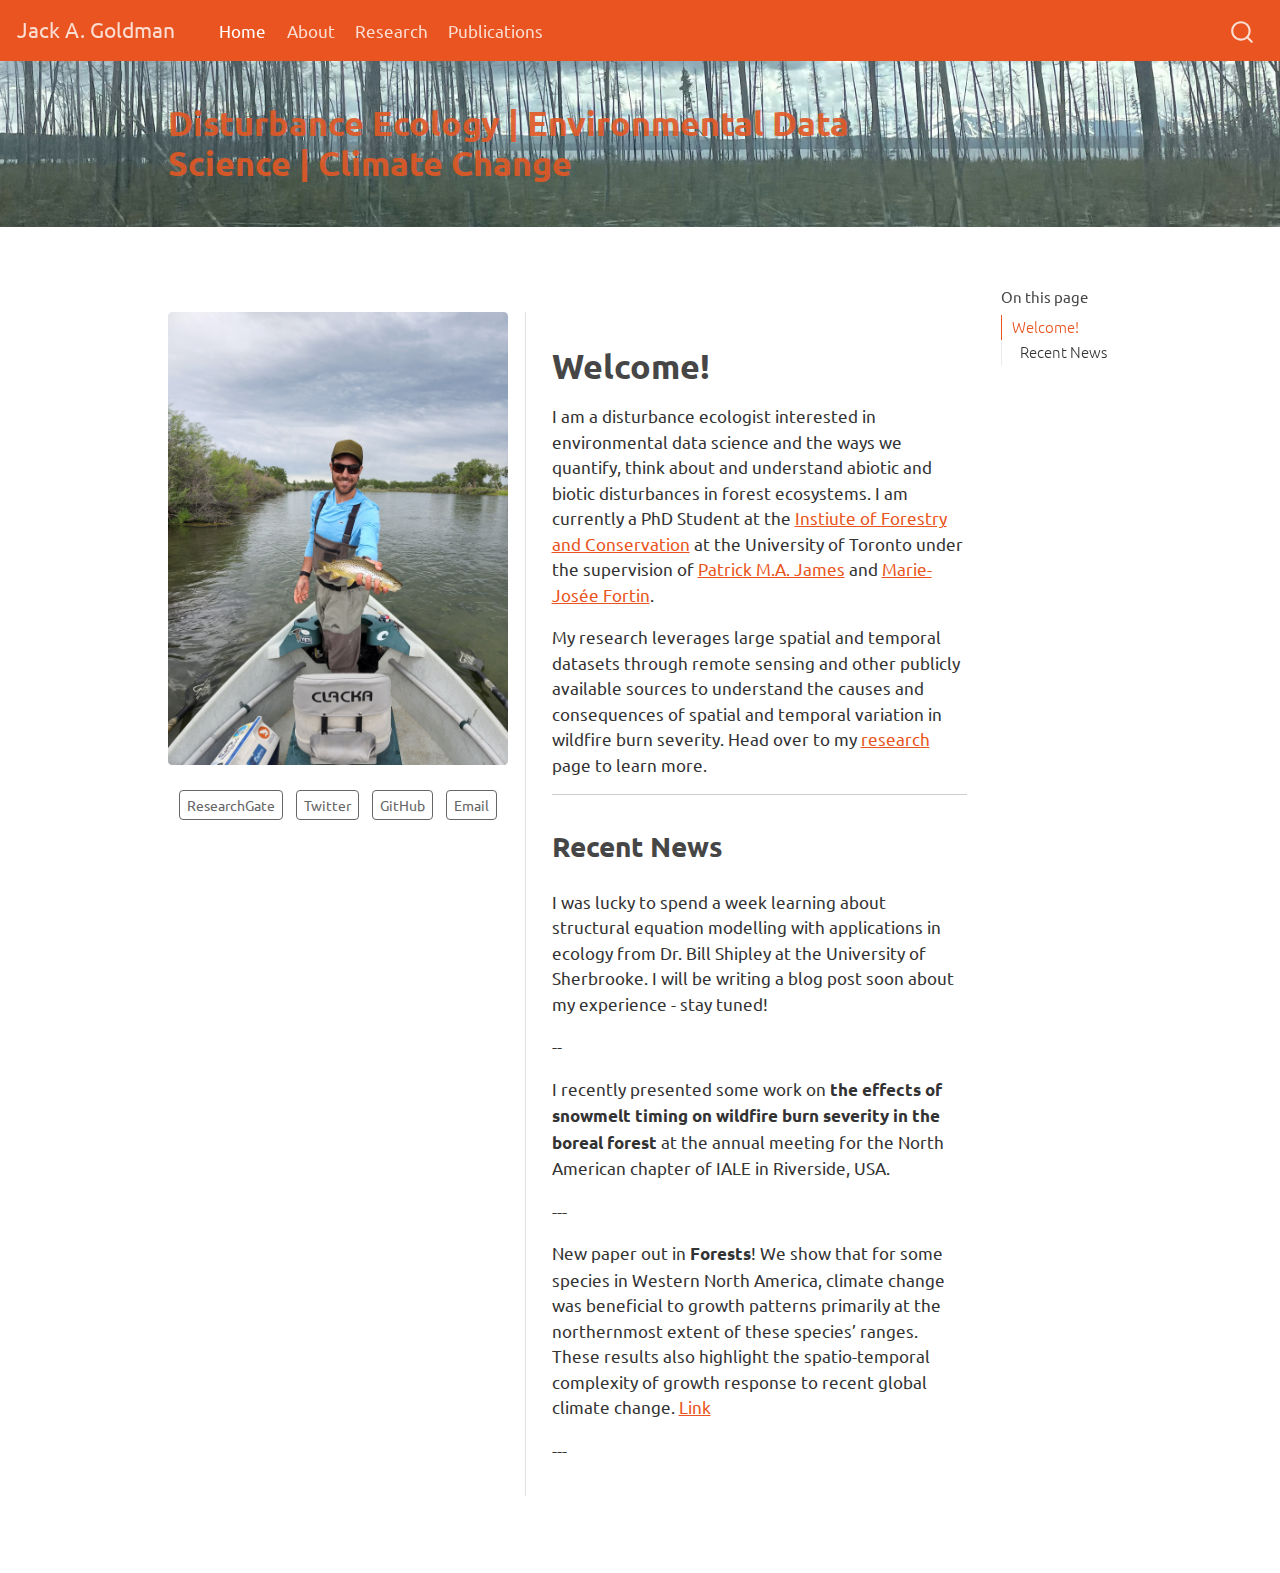
<file: docs/index.html>
<!DOCTYPE html>
<html xmlns="http://www.w3.org/1999/xhtml" lang="en" xml:lang="en"><head>

<meta charset="utf-8">
<meta name="generator" content="quarto-1.3.450">

<meta name="viewport" content="width=device-width, initial-scale=1.0, user-scalable=yes">


<title>Jack A. Goldman - Disturbance Ecology | Environmental Data Science | Climate Change</title>
<style>
code{white-space: pre-wrap;}
span.smallcaps{font-variant: small-caps;}
div.columns{display: flex; gap: min(4vw, 1.5em);}
div.column{flex: auto; overflow-x: auto;}
div.hanging-indent{margin-left: 1.5em; text-indent: -1.5em;}
ul.task-list{list-style: none;}
ul.task-list li input[type="checkbox"] {
  width: 0.8em;
  margin: 0 0.8em 0.2em -1em; /* quarto-specific, see https://github.com/quarto-dev/quarto-cli/issues/4556 */ 
  vertical-align: middle;
}
</style>


<script src="site_libs/quarto-nav/quarto-nav.js"></script>
<script src="site_libs/quarto-nav/headroom.min.js"></script>
<script src="site_libs/clipboard/clipboard.min.js"></script>
<script src="site_libs/quarto-search/autocomplete.umd.js"></script>
<script src="site_libs/quarto-search/fuse.min.js"></script>
<script src="site_libs/quarto-search/quarto-search.js"></script>
<meta name="quarto:offset" content="./">
<script src="site_libs/quarto-html/quarto.js"></script>
<script src="site_libs/quarto-html/popper.min.js"></script>
<script src="site_libs/quarto-html/tippy.umd.min.js"></script>
<link href="site_libs/quarto-html/tippy.css" rel="stylesheet">
<link href="site_libs/quarto-html/quarto-syntax-highlighting.css" rel="stylesheet" id="quarto-text-highlighting-styles">
<script src="site_libs/bootstrap/bootstrap.min.js"></script>
<link href="site_libs/bootstrap/bootstrap-icons.css" rel="stylesheet">
<link href="site_libs/bootstrap/bootstrap.min.css" rel="stylesheet" id="quarto-bootstrap" data-mode="light">
<script id="quarto-search-options" type="application/json">{
  "location": "navbar",
  "copy-button": false,
  "collapse-after": 3,
  "panel-placement": "end",
  "type": "overlay",
  "limit": 20,
  "language": {
    "search-no-results-text": "No results",
    "search-matching-documents-text": "matching documents",
    "search-copy-link-title": "Copy link to search",
    "search-hide-matches-text": "Hide additional matches",
    "search-more-match-text": "more match in this document",
    "search-more-matches-text": "more matches in this document",
    "search-clear-button-title": "Clear",
    "search-detached-cancel-button-title": "Cancel",
    "search-submit-button-title": "Submit",
    "search-label": "Search"
  }
}</script>
<style>

      .quarto-title-block .quarto-title-banner h1,
      .quarto-title-block .quarto-title-banner h2,
      .quarto-title-block .quarto-title-banner h3,
      .quarto-title-block .quarto-title-banner h4,
      .quarto-title-block .quarto-title-banner h5,
      .quarto-title-block .quarto-title-banner h6
      {
        color: #E25825;
      }

      .quarto-title-block .quarto-title-banner {
        color: #E25825;
background-image: url(content/burnt3.jpg);
background-size: cover;
      }
</style>


<link rel="stylesheet" href="styles.css">
</head>

<body class="nav-fixed">

<div id="quarto-search-results"></div>
  <header id="quarto-header" class="headroom fixed-top">
    <nav class="navbar navbar-expand-lg navbar-dark ">
      <div class="navbar-container container-fluid">
      <div class="navbar-brand-container">
    <a class="navbar-brand" href="./index.html">
    <span class="navbar-title">Jack A. Goldman</span>
    </a>
  </div>
            <div id="quarto-search" class="" title="Search"></div>
          <button class="navbar-toggler" type="button" data-bs-toggle="collapse" data-bs-target="#navbarCollapse" aria-controls="navbarCollapse" aria-expanded="false" aria-label="Toggle navigation" onclick="if (window.quartoToggleHeadroom) { window.quartoToggleHeadroom(); }">
  <span class="navbar-toggler-icon"></span>
</button>
          <div class="collapse navbar-collapse" id="navbarCollapse">
            <ul class="navbar-nav navbar-nav-scroll me-auto">
  <li class="nav-item">
    <a class="nav-link active" href="./index.html" rel="" target="" aria-current="page">
 <span class="menu-text">Home</span></a>
  </li>  
  <li class="nav-item">
    <a class="nav-link" href="./about.html" rel="" target="">
 <span class="menu-text">About</span></a>
  </li>  
  <li class="nav-item">
    <a class="nav-link" href="./research.html" rel="" target="">
 <span class="menu-text">Research</span></a>
  </li>  
  <li class="nav-item">
    <a class="nav-link" href="./publications.html" rel="" target="">
 <span class="menu-text">Publications</span></a>
  </li>  
</ul>
            <div class="quarto-navbar-tools ms-auto">
</div>
          </div> <!-- /navcollapse -->
      </div> <!-- /container-fluid -->
    </nav>
</header>
<!-- content -->
<header id="title-block-header" class="quarto-title-block default page-columns page-full">
  <div class="quarto-title-banner page-columns page-full">
    <div class="quarto-title column-body">
      <h1 class="title">Disturbance Ecology | Environmental Data Science | Climate Change</h1>
                      </div>
  </div>
  <div class="quarto-title-meta">
    </div>
  </header><div id="quarto-content" class="quarto-container page-columns page-rows-contents page-layout-article page-navbar">
<!-- sidebar -->
<!-- margin-sidebar -->
    <div id="quarto-margin-sidebar" class="sidebar margin-sidebar">
        <nav id="TOC" role="doc-toc" class="toc-active">
    <h2 id="toc-title">On this page</h2>
  <ul>
  <li><a href="#welcome" id="toc-welcome" class="nav-link active" data-scroll-target="#welcome">Welcome!</a>
  <ul class="collapse">
  <li><a href="#recent-news" id="toc-recent-news" class="nav-link" data-scroll-target="#recent-news">Recent News</a></li>
  </ul></li>
  </ul>
</nav>
    </div>
<!-- main -->
<div class="quarto-about-trestles">
  <div class="about-entity">
    <img src="content/jag_fishingJPEG.JPEG" class="about-image
  rounded " style="width: 20em;">

    <div class="about-links">
  <a href="https://www.researchgate.net/profile/Jack-Goldman-2" class="about-link" rel="" target="">
     <span class="about-link-text">ResearchGate</span>
  </a>
  <a href="https://twitter.com/jandrewgoldman" class="about-link" rel="" target="">
     <span class="about-link-text">Twitter</span>
  </a>
  <a href="https://github.com/jackagoldman" class="about-link" rel="" target="">
     <span class="about-link-text">GitHub</span>
  </a>
  <a href="mailto:jack.goldman@mail.utoronto.ca" class="about-link" rel="" target="">
     <span class="about-link-text">Email</span>
  </a>
</div>
  </div>
  <div class="about-contents"><main class="content quarto-banner-title-block" id="quarto-document-content">

<section id="welcome" class="level1">
<h1>Welcome!</h1>
<p>I am a disturbance ecologist interested in environmental data science and the ways we quantify, think about and understand abiotic and biotic disturbances in forest ecosystems. I am currently a PhD Student at the <a href="https://academic.daniels.utoronto.ca/forestry/">Instiute of Forestry and Conservation</a> at the University of Toronto under the supervision of <a href="http://www.jameslab.ca">Patrick M.A.&nbsp;James</a> and <a href="https://fortin.eeb.utoronto.ca/">Marie-Josée Fortin</a>.</p>
<p>My research leverages large spatial and temporal datasets through remote sensing and other publicly available sources to understand the causes and consequences of spatial and temporal variation in wildfire burn severity. Head over to my <a href="./research.html">research</a> page to learn more.</p>
<hr>
<section id="recent-news" class="level2">
<h2 data-anchor-id="recent-news">Recent News</h2>
<p>I was lucky to spend a week learning about structural equation modelling with applications in ecology from Dr.&nbsp;Bill Shipley at the University of Sherbrooke. I will be writing a blog post soon about my experience - stay tuned!</p>
<p>--</p>
<p>I recently presented some work on <strong>the effects of snowmelt timing on wildfire burn severity in the boreal forest</strong> at the annual meeting for the North American chapter of IALE in Riverside, USA.</p>
<p>---</p>
<p>New paper out in <strong>Forests</strong>! We show that for some species in Western North America, climate change was beneficial to growth patterns primarily at the northernmost extent of these species’ ranges. These results also highlight the spatio-temporal complexity of growth response to recent global climate change. <a href="https://www.mdpi.com/1999-4907/13/5/738#">Link</a></p>
<p>---</p>


</section>
</section>
</main></div>
</div>
 <!-- /main -->
<script id="quarto-html-after-body" type="application/javascript">
window.document.addEventListener("DOMContentLoaded", function (event) {
  const toggleBodyColorMode = (bsSheetEl) => {
    const mode = bsSheetEl.getAttribute("data-mode");
    const bodyEl = window.document.querySelector("body");
    if (mode === "dark") {
      bodyEl.classList.add("quarto-dark");
      bodyEl.classList.remove("quarto-light");
    } else {
      bodyEl.classList.add("quarto-light");
      bodyEl.classList.remove("quarto-dark");
    }
  }
  const toggleBodyColorPrimary = () => {
    const bsSheetEl = window.document.querySelector("link#quarto-bootstrap");
    if (bsSheetEl) {
      toggleBodyColorMode(bsSheetEl);
    }
  }
  toggleBodyColorPrimary();  
  const isCodeAnnotation = (el) => {
    for (const clz of el.classList) {
      if (clz.startsWith('code-annotation-')) {                     
        return true;
      }
    }
    return false;
  }
  const clipboard = new window.ClipboardJS('.code-copy-button', {
    text: function(trigger) {
      const codeEl = trigger.previousElementSibling.cloneNode(true);
      for (const childEl of codeEl.children) {
        if (isCodeAnnotation(childEl)) {
          childEl.remove();
        }
      }
      return codeEl.innerText;
    }
  });
  clipboard.on('success', function(e) {
    // button target
    const button = e.trigger;
    // don't keep focus
    button.blur();
    // flash "checked"
    button.classList.add('code-copy-button-checked');
    var currentTitle = button.getAttribute("title");
    button.setAttribute("title", "Copied!");
    let tooltip;
    if (window.bootstrap) {
      button.setAttribute("data-bs-toggle", "tooltip");
      button.setAttribute("data-bs-placement", "left");
      button.setAttribute("data-bs-title", "Copied!");
      tooltip = new bootstrap.Tooltip(button, 
        { trigger: "manual", 
          customClass: "code-copy-button-tooltip",
          offset: [0, -8]});
      tooltip.show();    
    }
    setTimeout(function() {
      if (tooltip) {
        tooltip.hide();
        button.removeAttribute("data-bs-title");
        button.removeAttribute("data-bs-toggle");
        button.removeAttribute("data-bs-placement");
      }
      button.setAttribute("title", currentTitle);
      button.classList.remove('code-copy-button-checked');
    }, 1000);
    // clear code selection
    e.clearSelection();
  });
  function tippyHover(el, contentFn) {
    const config = {
      allowHTML: true,
      content: contentFn,
      maxWidth: 500,
      delay: 100,
      arrow: false,
      appendTo: function(el) {
          return el.parentElement;
      },
      interactive: true,
      interactiveBorder: 10,
      theme: 'quarto',
      placement: 'bottom-start'
    };
    window.tippy(el, config); 
  }
  const noterefs = window.document.querySelectorAll('a[role="doc-noteref"]');
  for (var i=0; i<noterefs.length; i++) {
    const ref = noterefs[i];
    tippyHover(ref, function() {
      // use id or data attribute instead here
      let href = ref.getAttribute('data-footnote-href') || ref.getAttribute('href');
      try { href = new URL(href).hash; } catch {}
      const id = href.replace(/^#\/?/, "");
      const note = window.document.getElementById(id);
      return note.innerHTML;
    });
  }
      let selectedAnnoteEl;
      const selectorForAnnotation = ( cell, annotation) => {
        let cellAttr = 'data-code-cell="' + cell + '"';
        let lineAttr = 'data-code-annotation="' +  annotation + '"';
        const selector = 'span[' + cellAttr + '][' + lineAttr + ']';
        return selector;
      }
      const selectCodeLines = (annoteEl) => {
        const doc = window.document;
        const targetCell = annoteEl.getAttribute("data-target-cell");
        const targetAnnotation = annoteEl.getAttribute("data-target-annotation");
        const annoteSpan = window.document.querySelector(selectorForAnnotation(targetCell, targetAnnotation));
        const lines = annoteSpan.getAttribute("data-code-lines").split(",");
        const lineIds = lines.map((line) => {
          return targetCell + "-" + line;
        })
        let top = null;
        let height = null;
        let parent = null;
        if (lineIds.length > 0) {
            //compute the position of the single el (top and bottom and make a div)
            const el = window.document.getElementById(lineIds[0]);
            top = el.offsetTop;
            height = el.offsetHeight;
            parent = el.parentElement.parentElement;
          if (lineIds.length > 1) {
            const lastEl = window.document.getElementById(lineIds[lineIds.length - 1]);
            const bottom = lastEl.offsetTop + lastEl.offsetHeight;
            height = bottom - top;
          }
          if (top !== null && height !== null && parent !== null) {
            // cook up a div (if necessary) and position it 
            let div = window.document.getElementById("code-annotation-line-highlight");
            if (div === null) {
              div = window.document.createElement("div");
              div.setAttribute("id", "code-annotation-line-highlight");
              div.style.position = 'absolute';
              parent.appendChild(div);
            }
            div.style.top = top - 2 + "px";
            div.style.height = height + 4 + "px";
            let gutterDiv = window.document.getElementById("code-annotation-line-highlight-gutter");
            if (gutterDiv === null) {
              gutterDiv = window.document.createElement("div");
              gutterDiv.setAttribute("id", "code-annotation-line-highlight-gutter");
              gutterDiv.style.position = 'absolute';
              const codeCell = window.document.getElementById(targetCell);
              const gutter = codeCell.querySelector('.code-annotation-gutter');
              gutter.appendChild(gutterDiv);
            }
            gutterDiv.style.top = top - 2 + "px";
            gutterDiv.style.height = height + 4 + "px";
          }
          selectedAnnoteEl = annoteEl;
        }
      };
      const unselectCodeLines = () => {
        const elementsIds = ["code-annotation-line-highlight", "code-annotation-line-highlight-gutter"];
        elementsIds.forEach((elId) => {
          const div = window.document.getElementById(elId);
          if (div) {
            div.remove();
          }
        });
        selectedAnnoteEl = undefined;
      };
      // Attach click handler to the DT
      const annoteDls = window.document.querySelectorAll('dt[data-target-cell]');
      for (const annoteDlNode of annoteDls) {
        annoteDlNode.addEventListener('click', (event) => {
          const clickedEl = event.target;
          if (clickedEl !== selectedAnnoteEl) {
            unselectCodeLines();
            const activeEl = window.document.querySelector('dt[data-target-cell].code-annotation-active');
            if (activeEl) {
              activeEl.classList.remove('code-annotation-active');
            }
            selectCodeLines(clickedEl);
            clickedEl.classList.add('code-annotation-active');
          } else {
            // Unselect the line
            unselectCodeLines();
            clickedEl.classList.remove('code-annotation-active');
          }
        });
      }
  const findCites = (el) => {
    const parentEl = el.parentElement;
    if (parentEl) {
      const cites = parentEl.dataset.cites;
      if (cites) {
        return {
          el,
          cites: cites.split(' ')
        };
      } else {
        return findCites(el.parentElement)
      }
    } else {
      return undefined;
    }
  };
  var bibliorefs = window.document.querySelectorAll('a[role="doc-biblioref"]');
  for (var i=0; i<bibliorefs.length; i++) {
    const ref = bibliorefs[i];
    const citeInfo = findCites(ref);
    if (citeInfo) {
      tippyHover(citeInfo.el, function() {
        var popup = window.document.createElement('div');
        citeInfo.cites.forEach(function(cite) {
          var citeDiv = window.document.createElement('div');
          citeDiv.classList.add('hanging-indent');
          citeDiv.classList.add('csl-entry');
          var biblioDiv = window.document.getElementById('ref-' + cite);
          if (biblioDiv) {
            citeDiv.innerHTML = biblioDiv.innerHTML;
          }
          popup.appendChild(citeDiv);
        });
        return popup.innerHTML;
      });
    }
  }
});
</script>
</div> <!-- /content -->



</body></html>
</file>
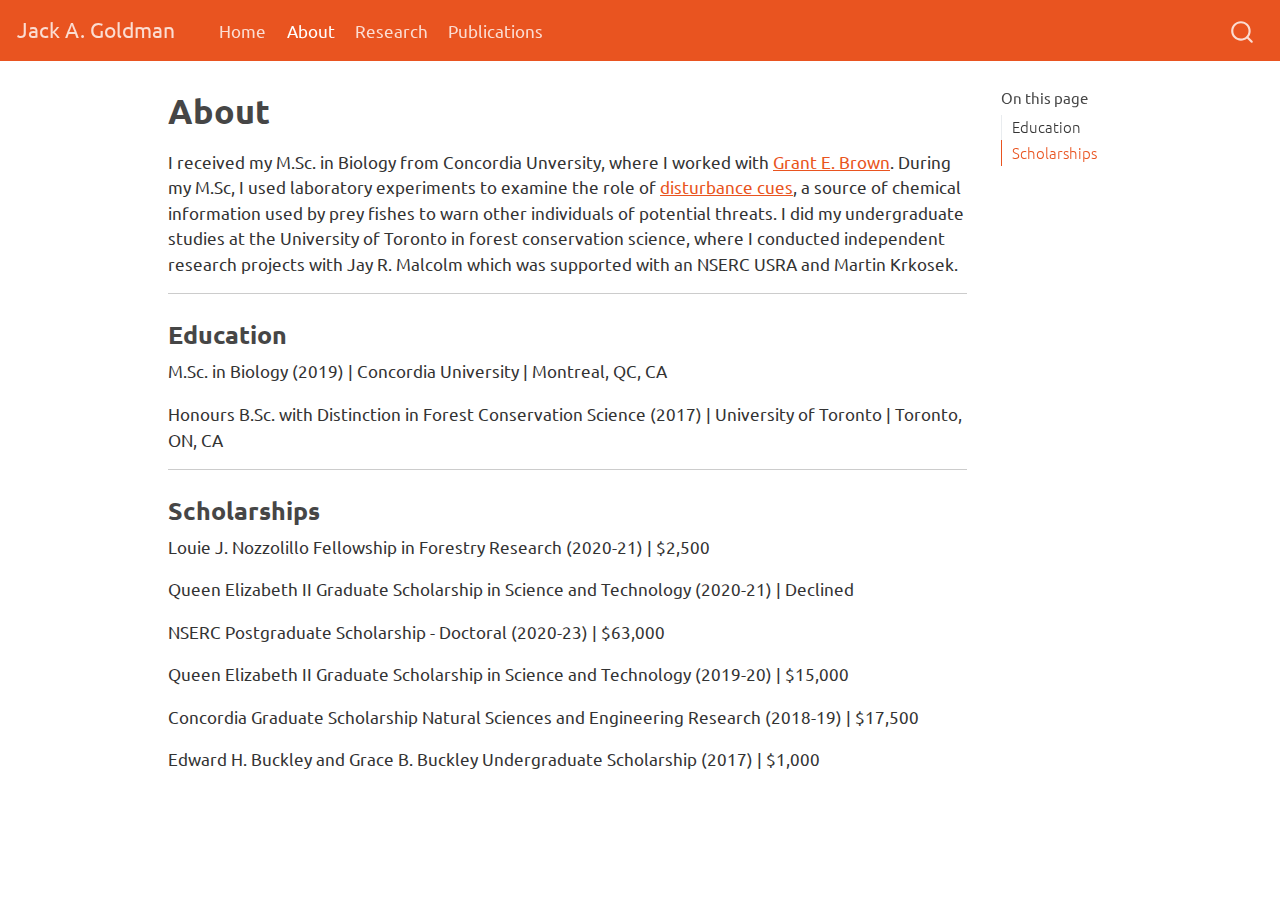
<file: docs/about.html>
<!DOCTYPE html>
<html xmlns="http://www.w3.org/1999/xhtml" lang="en" xml:lang="en"><head>

<meta charset="utf-8">
<meta name="generator" content="quarto-1.3.450">

<meta name="viewport" content="width=device-width, initial-scale=1.0, user-scalable=yes">


<title>Jack A. Goldman - About</title>
<style>
code{white-space: pre-wrap;}
span.smallcaps{font-variant: small-caps;}
div.columns{display: flex; gap: min(4vw, 1.5em);}
div.column{flex: auto; overflow-x: auto;}
div.hanging-indent{margin-left: 1.5em; text-indent: -1.5em;}
ul.task-list{list-style: none;}
ul.task-list li input[type="checkbox"] {
  width: 0.8em;
  margin: 0 0.8em 0.2em -1em; /* quarto-specific, see https://github.com/quarto-dev/quarto-cli/issues/4556 */ 
  vertical-align: middle;
}
</style>


<script src="site_libs/quarto-nav/quarto-nav.js"></script>
<script src="site_libs/quarto-nav/headroom.min.js"></script>
<script src="site_libs/clipboard/clipboard.min.js"></script>
<script src="site_libs/quarto-search/autocomplete.umd.js"></script>
<script src="site_libs/quarto-search/fuse.min.js"></script>
<script src="site_libs/quarto-search/quarto-search.js"></script>
<meta name="quarto:offset" content="./">
<script src="site_libs/quarto-html/quarto.js"></script>
<script src="site_libs/quarto-html/popper.min.js"></script>
<script src="site_libs/quarto-html/tippy.umd.min.js"></script>
<script src="site_libs/quarto-html/anchor.min.js"></script>
<link href="site_libs/quarto-html/tippy.css" rel="stylesheet">
<link href="site_libs/quarto-html/quarto-syntax-highlighting.css" rel="stylesheet" id="quarto-text-highlighting-styles">
<script src="site_libs/bootstrap/bootstrap.min.js"></script>
<link href="site_libs/bootstrap/bootstrap-icons.css" rel="stylesheet">
<link href="site_libs/bootstrap/bootstrap.min.css" rel="stylesheet" id="quarto-bootstrap" data-mode="light">
<script id="quarto-search-options" type="application/json">{
  "location": "navbar",
  "copy-button": false,
  "collapse-after": 3,
  "panel-placement": "end",
  "type": "overlay",
  "limit": 20,
  "language": {
    "search-no-results-text": "No results",
    "search-matching-documents-text": "matching documents",
    "search-copy-link-title": "Copy link to search",
    "search-hide-matches-text": "Hide additional matches",
    "search-more-match-text": "more match in this document",
    "search-more-matches-text": "more matches in this document",
    "search-clear-button-title": "Clear",
    "search-detached-cancel-button-title": "Cancel",
    "search-submit-button-title": "Submit",
    "search-label": "Search"
  }
}</script>


<link rel="stylesheet" href="styles.css">
</head>

<body class="nav-fixed">

<div id="quarto-search-results"></div>
  <header id="quarto-header" class="headroom fixed-top">
    <nav class="navbar navbar-expand-lg navbar-dark ">
      <div class="navbar-container container-fluid">
      <div class="navbar-brand-container">
    <a class="navbar-brand" href="./index.html">
    <span class="navbar-title">Jack A. Goldman</span>
    </a>
  </div>
            <div id="quarto-search" class="" title="Search"></div>
          <button class="navbar-toggler" type="button" data-bs-toggle="collapse" data-bs-target="#navbarCollapse" aria-controls="navbarCollapse" aria-expanded="false" aria-label="Toggle navigation" onclick="if (window.quartoToggleHeadroom) { window.quartoToggleHeadroom(); }">
  <span class="navbar-toggler-icon"></span>
</button>
          <div class="collapse navbar-collapse" id="navbarCollapse">
            <ul class="navbar-nav navbar-nav-scroll me-auto">
  <li class="nav-item">
    <a class="nav-link" href="./index.html" rel="" target="">
 <span class="menu-text">Home</span></a>
  </li>  
  <li class="nav-item">
    <a class="nav-link active" href="./about.html" rel="" target="" aria-current="page">
 <span class="menu-text">About</span></a>
  </li>  
  <li class="nav-item">
    <a class="nav-link" href="./research.html" rel="" target="">
 <span class="menu-text">Research</span></a>
  </li>  
  <li class="nav-item">
    <a class="nav-link" href="./publications.html" rel="" target="">
 <span class="menu-text">Publications</span></a>
  </li>  
</ul>
            <div class="quarto-navbar-tools ms-auto">
</div>
          </div> <!-- /navcollapse -->
      </div> <!-- /container-fluid -->
    </nav>
</header>
<!-- content -->
<div id="quarto-content" class="quarto-container page-columns page-rows-contents page-layout-article page-navbar">
<!-- sidebar -->
<!-- margin-sidebar -->
    <div id="quarto-margin-sidebar" class="sidebar margin-sidebar">
        <nav id="TOC" role="doc-toc" class="toc-active">
    <h2 id="toc-title">On this page</h2>
   
  <ul>
  <li><a href="#education" id="toc-education" class="nav-link active" data-scroll-target="#education">Education</a></li>
  <li><a href="#scholarships" id="toc-scholarships" class="nav-link" data-scroll-target="#scholarships">Scholarships</a></li>
  </ul>
</nav>
    </div>
<!-- main -->
<main class="content" id="quarto-document-content">

<header id="title-block-header" class="quarto-title-block default">
<div class="quarto-title">
<h1 class="title">About</h1>
</div>



<div class="quarto-title-meta">

    
  
    
  </div>
  

</header>

<p>I received my M.Sc. in Biology from Concordia Unversity, where I worked with <a href="https://sites.google.com/site/brownlabhome/home?authuser=0">Grant E. Brown</a>. During my M.Sc, I used laboratory experiments to examine the role of <a href="https://esajournals.onlinelibrary.wiley.com/doi/epdf/10.1002/ecm.1487">disturbance cues</a>, a source of chemical information used by prey fishes to warn other individuals of potential threats. I did my undergraduate studies at the University of Toronto in forest conservation science, where I conducted independent research projects with Jay R. Malcolm which was supported with an NSERC USRA and Martin Krkosek.</p>
<hr>
<section id="education" class="level3">
<h3 class="anchored" data-anchor-id="education">Education</h3>
<p><i class="fas fa-graduation-cap"></i> M.Sc. in Biology (2019) | Concordia University | Montreal, QC, CA</p>
<p>Honours B.Sc. with Distinction in Forest Conservation Science (2017) | University of Toronto | Toronto, ON, CA</p>
<hr>
</section>
<section id="scholarships" class="level3">
<h3 class="anchored" data-anchor-id="scholarships">Scholarships</h3>
<p>Louie J. Nozzolillo Fellowship in Forestry Research (2020-21) | $2,500</p>
<p>Queen Elizabeth II Graduate Scholarship in Science and Technology (2020-21) | Declined</p>
<p>NSERC Postgraduate Scholarship - Doctoral (2020-23) | $63,000</p>
<p>Queen Elizabeth II Graduate Scholarship in Science and Technology (2019-20) | $15,000</p>
<p>Concordia Graduate Scholarship Natural Sciences and Engineering Research (2018-19) | $17,500</p>
<p>Edward H. Buckley and Grace B. Buckley Undergraduate Scholarship (2017) | $1,000</p>


</section>

</main> <!-- /main -->
<script id="quarto-html-after-body" type="application/javascript">
window.document.addEventListener("DOMContentLoaded", function (event) {
  const toggleBodyColorMode = (bsSheetEl) => {
    const mode = bsSheetEl.getAttribute("data-mode");
    const bodyEl = window.document.querySelector("body");
    if (mode === "dark") {
      bodyEl.classList.add("quarto-dark");
      bodyEl.classList.remove("quarto-light");
    } else {
      bodyEl.classList.add("quarto-light");
      bodyEl.classList.remove("quarto-dark");
    }
  }
  const toggleBodyColorPrimary = () => {
    const bsSheetEl = window.document.querySelector("link#quarto-bootstrap");
    if (bsSheetEl) {
      toggleBodyColorMode(bsSheetEl);
    }
  }
  toggleBodyColorPrimary();  
  const icon = "";
  const anchorJS = new window.AnchorJS();
  anchorJS.options = {
    placement: 'right',
    icon: icon
  };
  anchorJS.add('.anchored');
  const isCodeAnnotation = (el) => {
    for (const clz of el.classList) {
      if (clz.startsWith('code-annotation-')) {                     
        return true;
      }
    }
    return false;
  }
  const clipboard = new window.ClipboardJS('.code-copy-button', {
    text: function(trigger) {
      const codeEl = trigger.previousElementSibling.cloneNode(true);
      for (const childEl of codeEl.children) {
        if (isCodeAnnotation(childEl)) {
          childEl.remove();
        }
      }
      return codeEl.innerText;
    }
  });
  clipboard.on('success', function(e) {
    // button target
    const button = e.trigger;
    // don't keep focus
    button.blur();
    // flash "checked"
    button.classList.add('code-copy-button-checked');
    var currentTitle = button.getAttribute("title");
    button.setAttribute("title", "Copied!");
    let tooltip;
    if (window.bootstrap) {
      button.setAttribute("data-bs-toggle", "tooltip");
      button.setAttribute("data-bs-placement", "left");
      button.setAttribute("data-bs-title", "Copied!");
      tooltip = new bootstrap.Tooltip(button, 
        { trigger: "manual", 
          customClass: "code-copy-button-tooltip",
          offset: [0, -8]});
      tooltip.show();    
    }
    setTimeout(function() {
      if (tooltip) {
        tooltip.hide();
        button.removeAttribute("data-bs-title");
        button.removeAttribute("data-bs-toggle");
        button.removeAttribute("data-bs-placement");
      }
      button.setAttribute("title", currentTitle);
      button.classList.remove('code-copy-button-checked');
    }, 1000);
    // clear code selection
    e.clearSelection();
  });
  function tippyHover(el, contentFn) {
    const config = {
      allowHTML: true,
      content: contentFn,
      maxWidth: 500,
      delay: 100,
      arrow: false,
      appendTo: function(el) {
          return el.parentElement;
      },
      interactive: true,
      interactiveBorder: 10,
      theme: 'quarto',
      placement: 'bottom-start'
    };
    window.tippy(el, config); 
  }
  const noterefs = window.document.querySelectorAll('a[role="doc-noteref"]');
  for (var i=0; i<noterefs.length; i++) {
    const ref = noterefs[i];
    tippyHover(ref, function() {
      // use id or data attribute instead here
      let href = ref.getAttribute('data-footnote-href') || ref.getAttribute('href');
      try { href = new URL(href).hash; } catch {}
      const id = href.replace(/^#\/?/, "");
      const note = window.document.getElementById(id);
      return note.innerHTML;
    });
  }
      let selectedAnnoteEl;
      const selectorForAnnotation = ( cell, annotation) => {
        let cellAttr = 'data-code-cell="' + cell + '"';
        let lineAttr = 'data-code-annotation="' +  annotation + '"';
        const selector = 'span[' + cellAttr + '][' + lineAttr + ']';
        return selector;
      }
      const selectCodeLines = (annoteEl) => {
        const doc = window.document;
        const targetCell = annoteEl.getAttribute("data-target-cell");
        const targetAnnotation = annoteEl.getAttribute("data-target-annotation");
        const annoteSpan = window.document.querySelector(selectorForAnnotation(targetCell, targetAnnotation));
        const lines = annoteSpan.getAttribute("data-code-lines").split(",");
        const lineIds = lines.map((line) => {
          return targetCell + "-" + line;
        })
        let top = null;
        let height = null;
        let parent = null;
        if (lineIds.length > 0) {
            //compute the position of the single el (top and bottom and make a div)
            const el = window.document.getElementById(lineIds[0]);
            top = el.offsetTop;
            height = el.offsetHeight;
            parent = el.parentElement.parentElement;
          if (lineIds.length > 1) {
            const lastEl = window.document.getElementById(lineIds[lineIds.length - 1]);
            const bottom = lastEl.offsetTop + lastEl.offsetHeight;
            height = bottom - top;
          }
          if (top !== null && height !== null && parent !== null) {
            // cook up a div (if necessary) and position it 
            let div = window.document.getElementById("code-annotation-line-highlight");
            if (div === null) {
              div = window.document.createElement("div");
              div.setAttribute("id", "code-annotation-line-highlight");
              div.style.position = 'absolute';
              parent.appendChild(div);
            }
            div.style.top = top - 2 + "px";
            div.style.height = height + 4 + "px";
            let gutterDiv = window.document.getElementById("code-annotation-line-highlight-gutter");
            if (gutterDiv === null) {
              gutterDiv = window.document.createElement("div");
              gutterDiv.setAttribute("id", "code-annotation-line-highlight-gutter");
              gutterDiv.style.position = 'absolute';
              const codeCell = window.document.getElementById(targetCell);
              const gutter = codeCell.querySelector('.code-annotation-gutter');
              gutter.appendChild(gutterDiv);
            }
            gutterDiv.style.top = top - 2 + "px";
            gutterDiv.style.height = height + 4 + "px";
          }
          selectedAnnoteEl = annoteEl;
        }
      };
      const unselectCodeLines = () => {
        const elementsIds = ["code-annotation-line-highlight", "code-annotation-line-highlight-gutter"];
        elementsIds.forEach((elId) => {
          const div = window.document.getElementById(elId);
          if (div) {
            div.remove();
          }
        });
        selectedAnnoteEl = undefined;
      };
      // Attach click handler to the DT
      const annoteDls = window.document.querySelectorAll('dt[data-target-cell]');
      for (const annoteDlNode of annoteDls) {
        annoteDlNode.addEventListener('click', (event) => {
          const clickedEl = event.target;
          if (clickedEl !== selectedAnnoteEl) {
            unselectCodeLines();
            const activeEl = window.document.querySelector('dt[data-target-cell].code-annotation-active');
            if (activeEl) {
              activeEl.classList.remove('code-annotation-active');
            }
            selectCodeLines(clickedEl);
            clickedEl.classList.add('code-annotation-active');
          } else {
            // Unselect the line
            unselectCodeLines();
            clickedEl.classList.remove('code-annotation-active');
          }
        });
      }
  const findCites = (el) => {
    const parentEl = el.parentElement;
    if (parentEl) {
      const cites = parentEl.dataset.cites;
      if (cites) {
        return {
          el,
          cites: cites.split(' ')
        };
      } else {
        return findCites(el.parentElement)
      }
    } else {
      return undefined;
    }
  };
  var bibliorefs = window.document.querySelectorAll('a[role="doc-biblioref"]');
  for (var i=0; i<bibliorefs.length; i++) {
    const ref = bibliorefs[i];
    const citeInfo = findCites(ref);
    if (citeInfo) {
      tippyHover(citeInfo.el, function() {
        var popup = window.document.createElement('div');
        citeInfo.cites.forEach(function(cite) {
          var citeDiv = window.document.createElement('div');
          citeDiv.classList.add('hanging-indent');
          citeDiv.classList.add('csl-entry');
          var biblioDiv = window.document.getElementById('ref-' + cite);
          if (biblioDiv) {
            citeDiv.innerHTML = biblioDiv.innerHTML;
          }
          popup.appendChild(citeDiv);
        });
        return popup.innerHTML;
      });
    }
  }
});
</script>
</div> <!-- /content -->



</body></html>
</file>
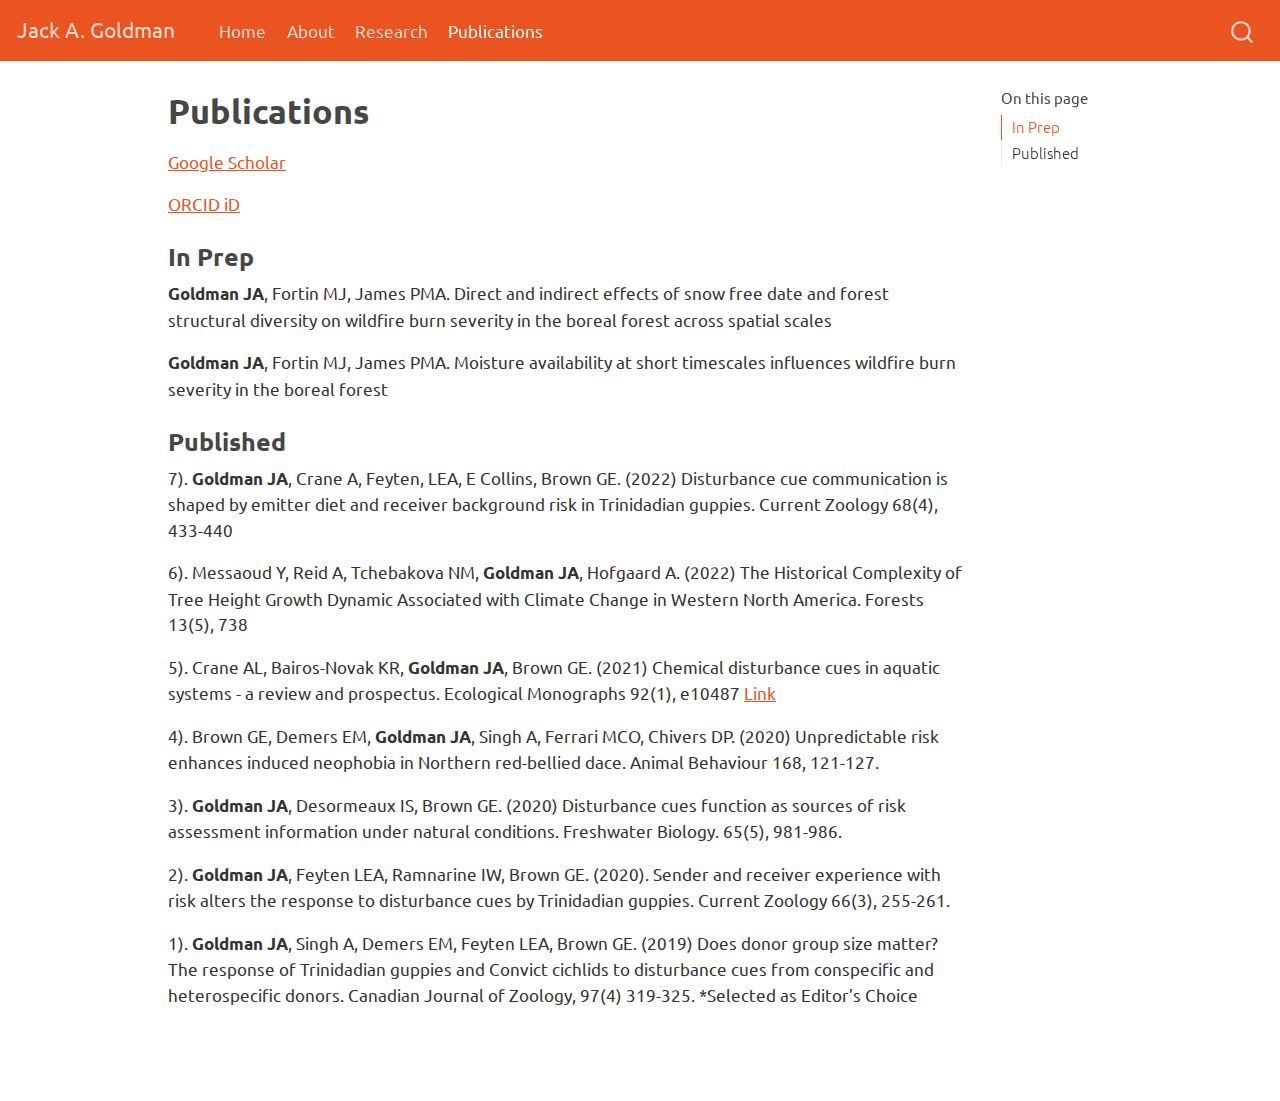
<file: docs/publications.html>
<!DOCTYPE html>
<html xmlns="http://www.w3.org/1999/xhtml" lang="en" xml:lang="en"><head>

<meta charset="utf-8">
<meta name="generator" content="quarto-1.3.450">

<meta name="viewport" content="width=device-width, initial-scale=1.0, user-scalable=yes">


<title>Jack A. Goldman - Publications</title>
<style>
code{white-space: pre-wrap;}
span.smallcaps{font-variant: small-caps;}
div.columns{display: flex; gap: min(4vw, 1.5em);}
div.column{flex: auto; overflow-x: auto;}
div.hanging-indent{margin-left: 1.5em; text-indent: -1.5em;}
ul.task-list{list-style: none;}
ul.task-list li input[type="checkbox"] {
  width: 0.8em;
  margin: 0 0.8em 0.2em -1em; /* quarto-specific, see https://github.com/quarto-dev/quarto-cli/issues/4556 */ 
  vertical-align: middle;
}
</style>


<script src="site_libs/quarto-nav/quarto-nav.js"></script>
<script src="site_libs/quarto-nav/headroom.min.js"></script>
<script src="site_libs/clipboard/clipboard.min.js"></script>
<script src="site_libs/quarto-search/autocomplete.umd.js"></script>
<script src="site_libs/quarto-search/fuse.min.js"></script>
<script src="site_libs/quarto-search/quarto-search.js"></script>
<meta name="quarto:offset" content="./">
<script src="site_libs/quarto-html/quarto.js"></script>
<script src="site_libs/quarto-html/popper.min.js"></script>
<script src="site_libs/quarto-html/tippy.umd.min.js"></script>
<script src="site_libs/quarto-html/anchor.min.js"></script>
<link href="site_libs/quarto-html/tippy.css" rel="stylesheet">
<link href="site_libs/quarto-html/quarto-syntax-highlighting.css" rel="stylesheet" id="quarto-text-highlighting-styles">
<script src="site_libs/bootstrap/bootstrap.min.js"></script>
<link href="site_libs/bootstrap/bootstrap-icons.css" rel="stylesheet">
<link href="site_libs/bootstrap/bootstrap.min.css" rel="stylesheet" id="quarto-bootstrap" data-mode="light">
<script id="quarto-search-options" type="application/json">{
  "location": "navbar",
  "copy-button": false,
  "collapse-after": 3,
  "panel-placement": "end",
  "type": "overlay",
  "limit": 20,
  "language": {
    "search-no-results-text": "No results",
    "search-matching-documents-text": "matching documents",
    "search-copy-link-title": "Copy link to search",
    "search-hide-matches-text": "Hide additional matches",
    "search-more-match-text": "more match in this document",
    "search-more-matches-text": "more matches in this document",
    "search-clear-button-title": "Clear",
    "search-detached-cancel-button-title": "Cancel",
    "search-submit-button-title": "Submit",
    "search-label": "Search"
  }
}</script>


<link rel="stylesheet" href="styles.css">
</head>

<body class="nav-fixed">

<div id="quarto-search-results"></div>
  <header id="quarto-header" class="headroom fixed-top">
    <nav class="navbar navbar-expand-lg navbar-dark ">
      <div class="navbar-container container-fluid">
      <div class="navbar-brand-container">
    <a class="navbar-brand" href="./index.html">
    <span class="navbar-title">Jack A. Goldman</span>
    </a>
  </div>
            <div id="quarto-search" class="" title="Search"></div>
          <button class="navbar-toggler" type="button" data-bs-toggle="collapse" data-bs-target="#navbarCollapse" aria-controls="navbarCollapse" aria-expanded="false" aria-label="Toggle navigation" onclick="if (window.quartoToggleHeadroom) { window.quartoToggleHeadroom(); }">
  <span class="navbar-toggler-icon"></span>
</button>
          <div class="collapse navbar-collapse" id="navbarCollapse">
            <ul class="navbar-nav navbar-nav-scroll me-auto">
  <li class="nav-item">
    <a class="nav-link" href="./index.html" rel="" target="">
 <span class="menu-text">Home</span></a>
  </li>  
  <li class="nav-item">
    <a class="nav-link" href="./about.html" rel="" target="">
 <span class="menu-text">About</span></a>
  </li>  
  <li class="nav-item">
    <a class="nav-link" href="./research.html" rel="" target="">
 <span class="menu-text">Research</span></a>
  </li>  
  <li class="nav-item">
    <a class="nav-link active" href="./publications.html" rel="" target="" aria-current="page">
 <span class="menu-text">Publications</span></a>
  </li>  
</ul>
            <div class="quarto-navbar-tools ms-auto">
</div>
          </div> <!-- /navcollapse -->
      </div> <!-- /container-fluid -->
    </nav>
</header>
<!-- content -->
<div id="quarto-content" class="quarto-container page-columns page-rows-contents page-layout-article page-navbar">
<!-- sidebar -->
<!-- margin-sidebar -->
    <div id="quarto-margin-sidebar" class="sidebar margin-sidebar">
        <nav id="TOC" role="doc-toc" class="toc-active">
    <h2 id="toc-title">On this page</h2>
   
  <ul>
  <li><a href="#in-prep" id="toc-in-prep" class="nav-link active" data-scroll-target="#in-prep">In Prep</a></li>
  <li><a href="#published" id="toc-published" class="nav-link" data-scroll-target="#published">Published</a></li>
  </ul>
</nav>
    </div>
<!-- main -->
<main class="content" id="quarto-document-content">

<header id="title-block-header" class="quarto-title-block default">
<div class="quarto-title">
<h1 class="title">Publications</h1>
</div>



<div class="quarto-title-meta">

    
  
    
  </div>
  

</header>

<p><a href="https://scholar.google.ca/citations?user=35QdBZ4AAAAJ&amp;hl=en">Google Scholar</a></p>
<p><a href="https://orcid.org/0000-0002-4535-983X">ORCID iD</a></p>
<section id="in-prep" class="level3">
<h3 class="anchored" data-anchor-id="in-prep">In Prep</h3>
<p><strong>Goldman JA</strong>, Fortin MJ, James PMA. Direct and indirect effects of snow free date and forest structural diversity on wildfire burn severity in the boreal forest across spatial scales</p>
<p><strong>Goldman JA</strong>, Fortin MJ, James PMA. Moisture availability at short timescales influences wildfire burn severity in the boreal forest</p>
</section>
<section id="published" class="level3">
<h3 class="anchored" data-anchor-id="published">Published</h3>
<p>7). <strong>Goldman JA</strong>, Crane A, Feyten, LEA, E Collins, Brown GE. (2022) Disturbance cue communication is shaped by emitter diet and receiver background risk in Trinidadian guppies. Current Zoology 68(4), 433-440</p>
<p>6). Messaoud Y, Reid A, Tchebakova NM, <strong>Goldman JA</strong>, Hofgaard A. (2022) The Historical Complexity of Tree Height Growth Dynamic Associated with Climate Change in Western North America. Forests 13(5), 738</p>
<p>5). Crane AL, Bairos-Novak KR, <strong>Goldman JA</strong>, Brown GE. (2021) Chemical disturbance cues in aquatic systems - a review and prospectus. Ecological Monographs 92(1), e10487 <a href="https://doi.org/10.1002/ecm.1487">Link</a></p>
<p>4). Brown GE, Demers EM, <strong>Goldman JA</strong>, Singh A, Ferrari MCO, Chivers DP. (2020) Unpredictable risk enhances induced neophobia in Northern red-bellied dace. Animal Behaviour 168, 121-127.</p>
<p>3). <strong>Goldman JA</strong>, Desormeaux IS, Brown GE. (2020) Disturbance cues function as sources of risk assessment information under natural conditions. Freshwater Biology. 65(5), 981-986.</p>
<p>2). <strong>Goldman JA</strong>, Feyten LEA, Ramnarine IW, Brown GE. (2020). Sender and receiver experience with risk alters the response to disturbance cues by Trinidadian guppies. Current Zoology 66(3), 255-261.</p>
<p>1). <strong>Goldman JA</strong>, Singh A, Demers EM, Feyten LEA, Brown GE. (2019) Does donor group size matter? The response of Trinidadian guppies and Convict cichlids to disturbance cues from conspecific and heterospecific donors. Canadian Journal of Zoology, 97(4) 319-325. *Selected as Editor’s Choice</p>


</section>

</main> <!-- /main -->
<script id="quarto-html-after-body" type="application/javascript">
window.document.addEventListener("DOMContentLoaded", function (event) {
  const toggleBodyColorMode = (bsSheetEl) => {
    const mode = bsSheetEl.getAttribute("data-mode");
    const bodyEl = window.document.querySelector("body");
    if (mode === "dark") {
      bodyEl.classList.add("quarto-dark");
      bodyEl.classList.remove("quarto-light");
    } else {
      bodyEl.classList.add("quarto-light");
      bodyEl.classList.remove("quarto-dark");
    }
  }
  const toggleBodyColorPrimary = () => {
    const bsSheetEl = window.document.querySelector("link#quarto-bootstrap");
    if (bsSheetEl) {
      toggleBodyColorMode(bsSheetEl);
    }
  }
  toggleBodyColorPrimary();  
  const icon = "";
  const anchorJS = new window.AnchorJS();
  anchorJS.options = {
    placement: 'right',
    icon: icon
  };
  anchorJS.add('.anchored');
  const isCodeAnnotation = (el) => {
    for (const clz of el.classList) {
      if (clz.startsWith('code-annotation-')) {                     
        return true;
      }
    }
    return false;
  }
  const clipboard = new window.ClipboardJS('.code-copy-button', {
    text: function(trigger) {
      const codeEl = trigger.previousElementSibling.cloneNode(true);
      for (const childEl of codeEl.children) {
        if (isCodeAnnotation(childEl)) {
          childEl.remove();
        }
      }
      return codeEl.innerText;
    }
  });
  clipboard.on('success', function(e) {
    // button target
    const button = e.trigger;
    // don't keep focus
    button.blur();
    // flash "checked"
    button.classList.add('code-copy-button-checked');
    var currentTitle = button.getAttribute("title");
    button.setAttribute("title", "Copied!");
    let tooltip;
    if (window.bootstrap) {
      button.setAttribute("data-bs-toggle", "tooltip");
      button.setAttribute("data-bs-placement", "left");
      button.setAttribute("data-bs-title", "Copied!");
      tooltip = new bootstrap.Tooltip(button, 
        { trigger: "manual", 
          customClass: "code-copy-button-tooltip",
          offset: [0, -8]});
      tooltip.show();    
    }
    setTimeout(function() {
      if (tooltip) {
        tooltip.hide();
        button.removeAttribute("data-bs-title");
        button.removeAttribute("data-bs-toggle");
        button.removeAttribute("data-bs-placement");
      }
      button.setAttribute("title", currentTitle);
      button.classList.remove('code-copy-button-checked');
    }, 1000);
    // clear code selection
    e.clearSelection();
  });
  function tippyHover(el, contentFn) {
    const config = {
      allowHTML: true,
      content: contentFn,
      maxWidth: 500,
      delay: 100,
      arrow: false,
      appendTo: function(el) {
          return el.parentElement;
      },
      interactive: true,
      interactiveBorder: 10,
      theme: 'quarto',
      placement: 'bottom-start'
    };
    window.tippy(el, config); 
  }
  const noterefs = window.document.querySelectorAll('a[role="doc-noteref"]');
  for (var i=0; i<noterefs.length; i++) {
    const ref = noterefs[i];
    tippyHover(ref, function() {
      // use id or data attribute instead here
      let href = ref.getAttribute('data-footnote-href') || ref.getAttribute('href');
      try { href = new URL(href).hash; } catch {}
      const id = href.replace(/^#\/?/, "");
      const note = window.document.getElementById(id);
      return note.innerHTML;
    });
  }
      let selectedAnnoteEl;
      const selectorForAnnotation = ( cell, annotation) => {
        let cellAttr = 'data-code-cell="' + cell + '"';
        let lineAttr = 'data-code-annotation="' +  annotation + '"';
        const selector = 'span[' + cellAttr + '][' + lineAttr + ']';
        return selector;
      }
      const selectCodeLines = (annoteEl) => {
        const doc = window.document;
        const targetCell = annoteEl.getAttribute("data-target-cell");
        const targetAnnotation = annoteEl.getAttribute("data-target-annotation");
        const annoteSpan = window.document.querySelector(selectorForAnnotation(targetCell, targetAnnotation));
        const lines = annoteSpan.getAttribute("data-code-lines").split(",");
        const lineIds = lines.map((line) => {
          return targetCell + "-" + line;
        })
        let top = null;
        let height = null;
        let parent = null;
        if (lineIds.length > 0) {
            //compute the position of the single el (top and bottom and make a div)
            const el = window.document.getElementById(lineIds[0]);
            top = el.offsetTop;
            height = el.offsetHeight;
            parent = el.parentElement.parentElement;
          if (lineIds.length > 1) {
            const lastEl = window.document.getElementById(lineIds[lineIds.length - 1]);
            const bottom = lastEl.offsetTop + lastEl.offsetHeight;
            height = bottom - top;
          }
          if (top !== null && height !== null && parent !== null) {
            // cook up a div (if necessary) and position it 
            let div = window.document.getElementById("code-annotation-line-highlight");
            if (div === null) {
              div = window.document.createElement("div");
              div.setAttribute("id", "code-annotation-line-highlight");
              div.style.position = 'absolute';
              parent.appendChild(div);
            }
            div.style.top = top - 2 + "px";
            div.style.height = height + 4 + "px";
            let gutterDiv = window.document.getElementById("code-annotation-line-highlight-gutter");
            if (gutterDiv === null) {
              gutterDiv = window.document.createElement("div");
              gutterDiv.setAttribute("id", "code-annotation-line-highlight-gutter");
              gutterDiv.style.position = 'absolute';
              const codeCell = window.document.getElementById(targetCell);
              const gutter = codeCell.querySelector('.code-annotation-gutter');
              gutter.appendChild(gutterDiv);
            }
            gutterDiv.style.top = top - 2 + "px";
            gutterDiv.style.height = height + 4 + "px";
          }
          selectedAnnoteEl = annoteEl;
        }
      };
      const unselectCodeLines = () => {
        const elementsIds = ["code-annotation-line-highlight", "code-annotation-line-highlight-gutter"];
        elementsIds.forEach((elId) => {
          const div = window.document.getElementById(elId);
          if (div) {
            div.remove();
          }
        });
        selectedAnnoteEl = undefined;
      };
      // Attach click handler to the DT
      const annoteDls = window.document.querySelectorAll('dt[data-target-cell]');
      for (const annoteDlNode of annoteDls) {
        annoteDlNode.addEventListener('click', (event) => {
          const clickedEl = event.target;
          if (clickedEl !== selectedAnnoteEl) {
            unselectCodeLines();
            const activeEl = window.document.querySelector('dt[data-target-cell].code-annotation-active');
            if (activeEl) {
              activeEl.classList.remove('code-annotation-active');
            }
            selectCodeLines(clickedEl);
            clickedEl.classList.add('code-annotation-active');
          } else {
            // Unselect the line
            unselectCodeLines();
            clickedEl.classList.remove('code-annotation-active');
          }
        });
      }
  const findCites = (el) => {
    const parentEl = el.parentElement;
    if (parentEl) {
      const cites = parentEl.dataset.cites;
      if (cites) {
        return {
          el,
          cites: cites.split(' ')
        };
      } else {
        return findCites(el.parentElement)
      }
    } else {
      return undefined;
    }
  };
  var bibliorefs = window.document.querySelectorAll('a[role="doc-biblioref"]');
  for (var i=0; i<bibliorefs.length; i++) {
    const ref = bibliorefs[i];
    const citeInfo = findCites(ref);
    if (citeInfo) {
      tippyHover(citeInfo.el, function() {
        var popup = window.document.createElement('div');
        citeInfo.cites.forEach(function(cite) {
          var citeDiv = window.document.createElement('div');
          citeDiv.classList.add('hanging-indent');
          citeDiv.classList.add('csl-entry');
          var biblioDiv = window.document.getElementById('ref-' + cite);
          if (biblioDiv) {
            citeDiv.innerHTML = biblioDiv.innerHTML;
          }
          popup.appendChild(citeDiv);
        });
        return popup.innerHTML;
      });
    }
  }
});
</script>
</div> <!-- /content -->



</body></html>
</file>
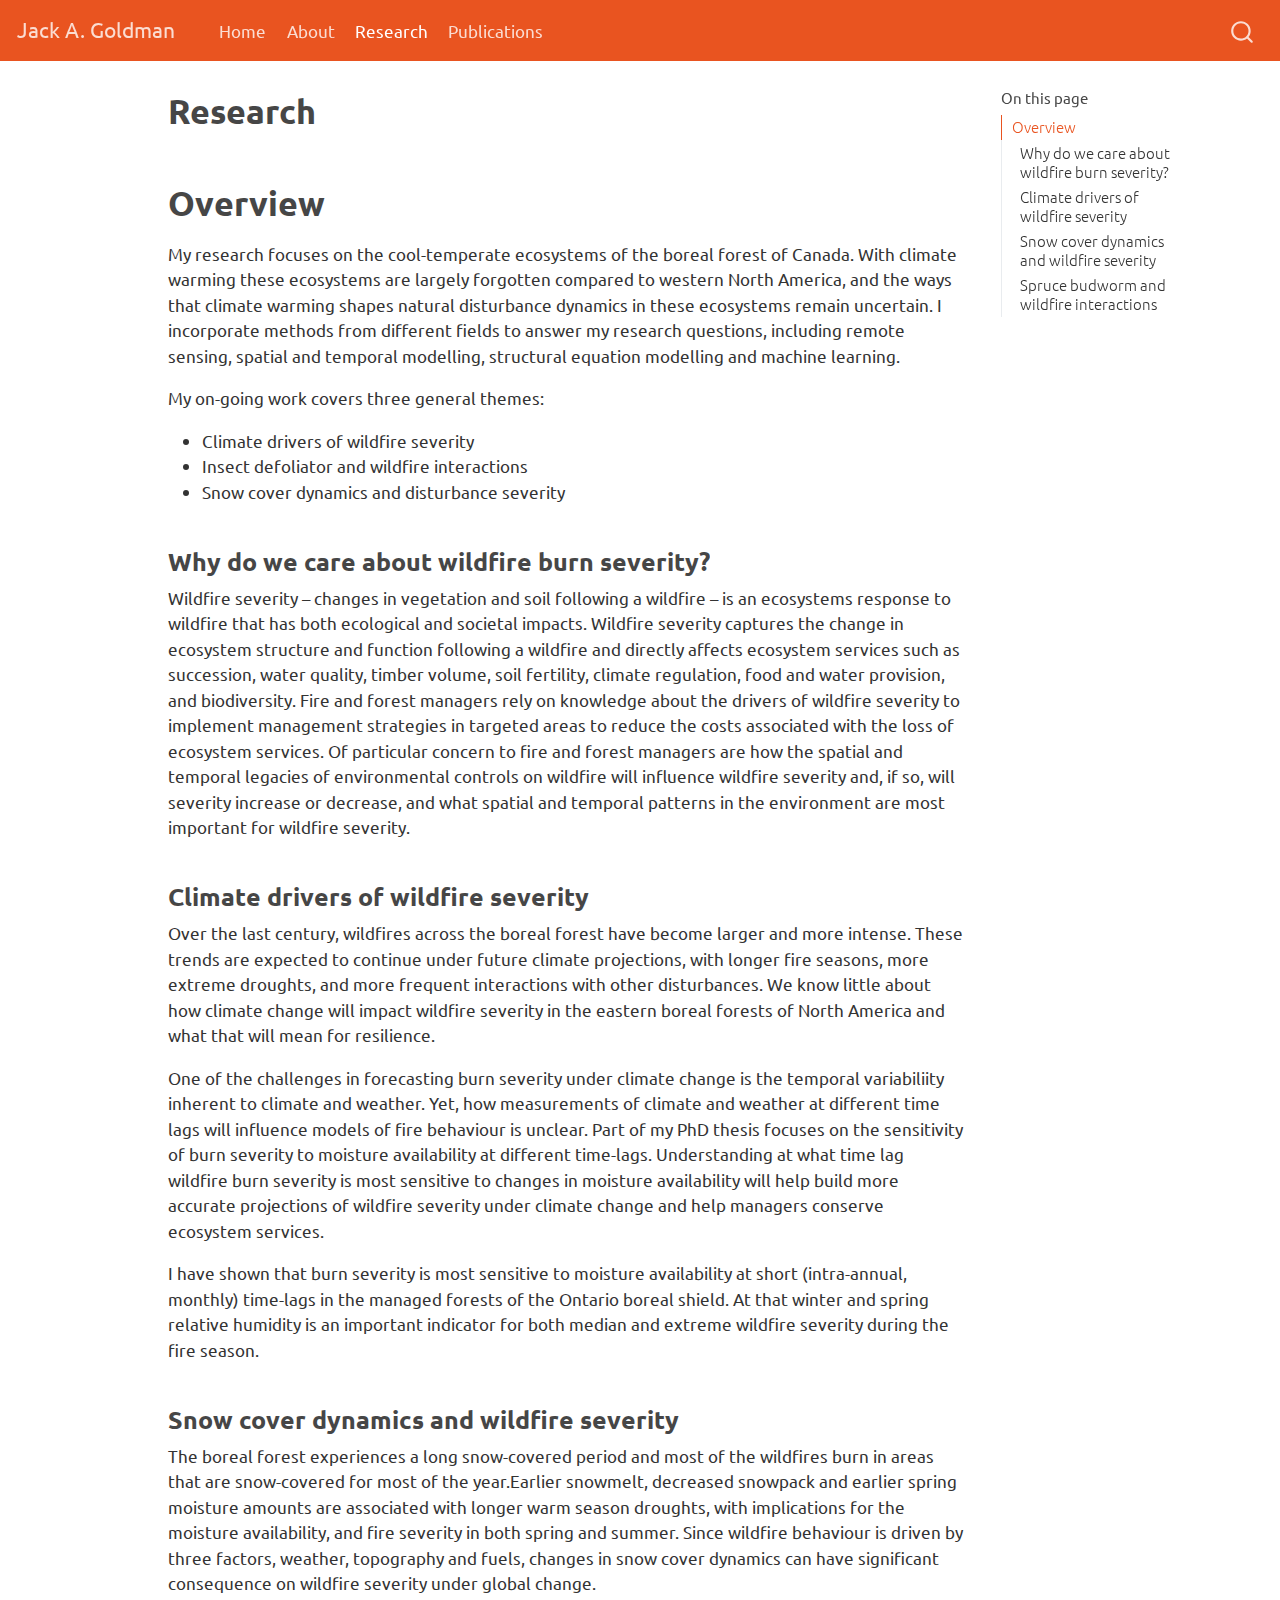
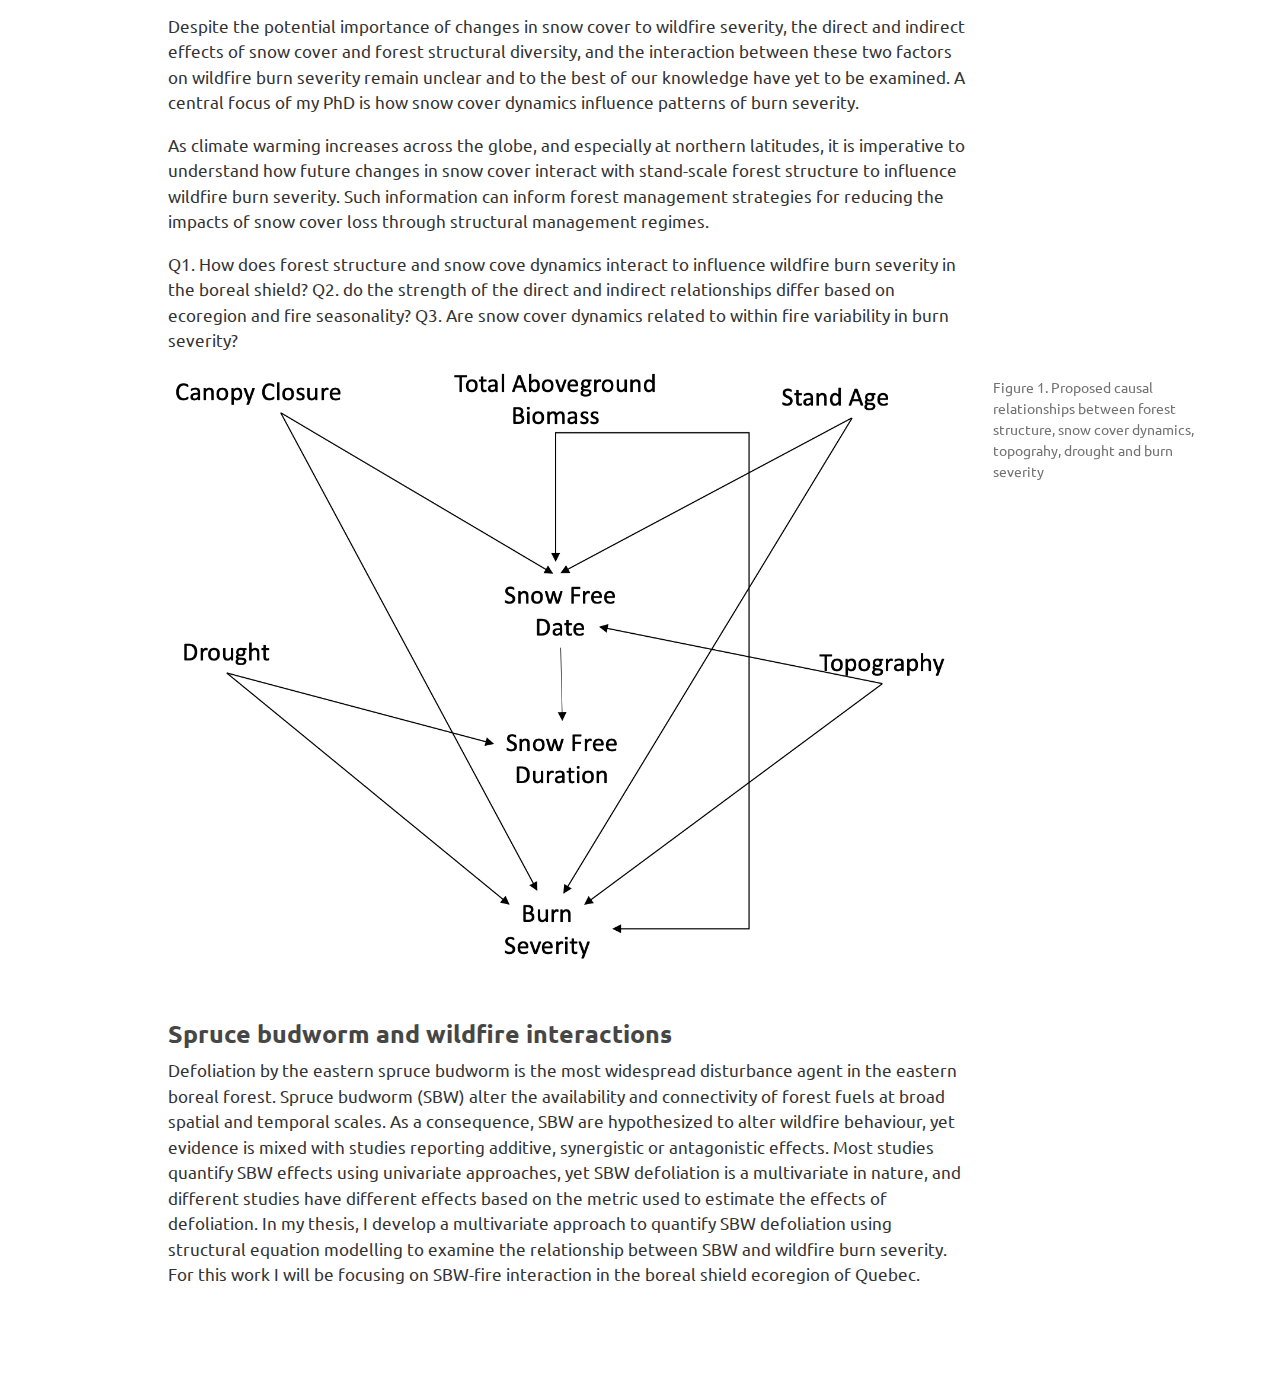
<file: docs/research.html>
<!DOCTYPE html>
<html xmlns="http://www.w3.org/1999/xhtml" lang="en" xml:lang="en"><head>

<meta charset="utf-8">
<meta name="generator" content="quarto-1.3.450">

<meta name="viewport" content="width=device-width, initial-scale=1.0, user-scalable=yes">


<title>Jack A. Goldman - Research</title>
<style>
code{white-space: pre-wrap;}
span.smallcaps{font-variant: small-caps;}
div.columns{display: flex; gap: min(4vw, 1.5em);}
div.column{flex: auto; overflow-x: auto;}
div.hanging-indent{margin-left: 1.5em; text-indent: -1.5em;}
ul.task-list{list-style: none;}
ul.task-list li input[type="checkbox"] {
  width: 0.8em;
  margin: 0 0.8em 0.2em -1em; /* quarto-specific, see https://github.com/quarto-dev/quarto-cli/issues/4556 */ 
  vertical-align: middle;
}
</style>


<script src="site_libs/quarto-nav/quarto-nav.js"></script>
<script src="site_libs/quarto-nav/headroom.min.js"></script>
<script src="site_libs/clipboard/clipboard.min.js"></script>
<script src="site_libs/quarto-search/autocomplete.umd.js"></script>
<script src="site_libs/quarto-search/fuse.min.js"></script>
<script src="site_libs/quarto-search/quarto-search.js"></script>
<meta name="quarto:offset" content="./">
<script src="site_libs/quarto-html/quarto.js"></script>
<script src="site_libs/quarto-html/popper.min.js"></script>
<script src="site_libs/quarto-html/tippy.umd.min.js"></script>
<script src="site_libs/quarto-html/anchor.min.js"></script>
<link href="site_libs/quarto-html/tippy.css" rel="stylesheet">
<link href="site_libs/quarto-html/quarto-syntax-highlighting.css" rel="stylesheet" id="quarto-text-highlighting-styles">
<script src="site_libs/bootstrap/bootstrap.min.js"></script>
<link href="site_libs/bootstrap/bootstrap-icons.css" rel="stylesheet">
<link href="site_libs/bootstrap/bootstrap.min.css" rel="stylesheet" id="quarto-bootstrap" data-mode="light">
<script id="quarto-search-options" type="application/json">{
  "location": "navbar",
  "copy-button": false,
  "collapse-after": 3,
  "panel-placement": "end",
  "type": "overlay",
  "limit": 20,
  "language": {
    "search-no-results-text": "No results",
    "search-matching-documents-text": "matching documents",
    "search-copy-link-title": "Copy link to search",
    "search-hide-matches-text": "Hide additional matches",
    "search-more-match-text": "more match in this document",
    "search-more-matches-text": "more matches in this document",
    "search-clear-button-title": "Clear",
    "search-detached-cancel-button-title": "Cancel",
    "search-submit-button-title": "Submit",
    "search-label": "Search"
  }
}</script>


<link rel="stylesheet" href="styles.css">
</head>

<body class="nav-fixed">

<div id="quarto-search-results"></div>
  <header id="quarto-header" class="headroom fixed-top">
    <nav class="navbar navbar-expand-lg navbar-dark ">
      <div class="navbar-container container-fluid">
      <div class="navbar-brand-container">
    <a class="navbar-brand" href="./index.html">
    <span class="navbar-title">Jack A. Goldman</span>
    </a>
  </div>
            <div id="quarto-search" class="" title="Search"></div>
          <button class="navbar-toggler" type="button" data-bs-toggle="collapse" data-bs-target="#navbarCollapse" aria-controls="navbarCollapse" aria-expanded="false" aria-label="Toggle navigation" onclick="if (window.quartoToggleHeadroom) { window.quartoToggleHeadroom(); }">
  <span class="navbar-toggler-icon"></span>
</button>
          <div class="collapse navbar-collapse" id="navbarCollapse">
            <ul class="navbar-nav navbar-nav-scroll me-auto">
  <li class="nav-item">
    <a class="nav-link" href="./index.html" rel="" target="">
 <span class="menu-text">Home</span></a>
  </li>  
  <li class="nav-item">
    <a class="nav-link" href="./about.html" rel="" target="">
 <span class="menu-text">About</span></a>
  </li>  
  <li class="nav-item">
    <a class="nav-link active" href="./research.html" rel="" target="" aria-current="page">
 <span class="menu-text">Research</span></a>
  </li>  
  <li class="nav-item">
    <a class="nav-link" href="./publications.html" rel="" target="">
 <span class="menu-text">Publications</span></a>
  </li>  
</ul>
            <div class="quarto-navbar-tools ms-auto">
</div>
          </div> <!-- /navcollapse -->
      </div> <!-- /container-fluid -->
    </nav>
</header>
<!-- content -->
<div id="quarto-content" class="quarto-container page-columns page-rows-contents page-layout-article page-navbar">
<!-- sidebar -->
<!-- margin-sidebar -->
    <div id="quarto-margin-sidebar" class="sidebar margin-sidebar">
        <nav id="TOC" role="doc-toc" class="toc-active">
    <h2 id="toc-title">On this page</h2>
   
  <ul>
  <li><a href="#overview" id="toc-overview" class="nav-link active" data-scroll-target="#overview">Overview</a>
  <ul class="collapse">
  <li><a href="#why-do-we-care-about-wildfire-burn-severity" id="toc-why-do-we-care-about-wildfire-burn-severity" class="nav-link" data-scroll-target="#why-do-we-care-about-wildfire-burn-severity">Why do we care about wildfire burn severity?</a></li>
  <li><a href="#climate-drivers-of-wildfire-severity" id="toc-climate-drivers-of-wildfire-severity" class="nav-link" data-scroll-target="#climate-drivers-of-wildfire-severity">Climate drivers of wildfire severity</a></li>
  <li><a href="#snow-cover-dynamics-and-wildfire-severity" id="toc-snow-cover-dynamics-and-wildfire-severity" class="nav-link" data-scroll-target="#snow-cover-dynamics-and-wildfire-severity">Snow cover dynamics and wildfire severity</a></li>
  <li><a href="#spruce-budworm-and-wildfire-interactions" id="toc-spruce-budworm-and-wildfire-interactions" class="nav-link" data-scroll-target="#spruce-budworm-and-wildfire-interactions">Spruce budworm and wildfire interactions</a></li>
  </ul></li>
  </ul>
</nav>
    </div>
<!-- main -->
<main class="content page-columns page-full" id="quarto-document-content">

<header id="title-block-header" class="quarto-title-block default">
<div class="quarto-title">
<h1 class="title">Research</h1>
</div>



<div class="quarto-title-meta">

    
  
    
  </div>
  

</header>

<section id="overview" class="level1 page-columns page-full">
<h1>Overview</h1>
<p>My research focuses on the cool-temperate ecosystems of the boreal forest of Canada. With climate warming these ecosystems are largely forgotten compared to western North America, and the ways that climate warming shapes natural disturbance dynamics in these ecosystems remain uncertain. I incorporate methods from different fields to answer my research questions, including remote sensing, spatial and temporal modelling, structural equation modelling and machine learning.</p>
<p>My on-going work covers three general themes:</p>
<ul>
<li>Climate drivers of wildfire severity</li>
<li>Insect defoliator and wildfire interactions</li>
<li>Snow cover dynamics and disturbance severity</li>
</ul>
<section id="why-do-we-care-about-wildfire-burn-severity" class="level3">
<h3 class="anchored" data-anchor-id="why-do-we-care-about-wildfire-burn-severity">Why do we care about wildfire burn severity?</h3>
<p>Wildfire severity – changes in vegetation and soil following a wildfire – is an ecosystems response to wildfire that has both ecological and societal impacts. Wildfire severity captures the change in ecosystem structure and function following a wildfire and directly affects ecosystem services such as succession, water quality, timber volume, soil fertility, climate regulation, food and water provision, and biodiversity. Fire and forest managers rely on knowledge about the drivers of wildfire severity to implement management strategies in targeted areas to reduce the costs associated with the loss of ecosystem services. Of particular concern to fire and forest managers are how the spatial and temporal legacies of environmental controls on wildfire will influence wildfire severity and, if so, will severity increase or decrease, and what spatial and temporal patterns in the environment are most important for wildfire severity.</p>
</section>
<section id="climate-drivers-of-wildfire-severity" class="level3">
<h3 class="anchored" data-anchor-id="climate-drivers-of-wildfire-severity">Climate drivers of wildfire severity</h3>
<p>Over the last century, wildfires across the boreal forest have become larger and more intense. These trends are expected to continue under future climate projections, with longer fire seasons, more extreme droughts, and more frequent interactions with other disturbances. We know little about how climate change will impact wildfire severity in the eastern boreal forests of North America and what that will mean for resilience.</p>
<p>One of the challenges in forecasting burn severity under climate change is the temporal variabiliity inherent to climate and weather. Yet, how measurements of climate and weather at different time lags will influence models of fire behaviour is unclear. Part of my PhD thesis focuses on the sensitivity of burn severity to moisture availability at different time-lags. Understanding at what time lag wildfire burn severity is most sensitive to changes in moisture availability will help build more accurate projections of wildfire severity under climate change and help managers conserve ecosystem services.</p>
<p>I have shown that burn severity is most sensitive to moisture availability at short (intra-annual, monthly) time-lags in the managed forests of the Ontario boreal shield. At that winter and spring relative humidity is an important indicator for both median and extreme wildfire severity during the fire season.</p>
</section>
<section id="snow-cover-dynamics-and-wildfire-severity" class="level3 page-columns page-full">
<h3 class="anchored" data-anchor-id="snow-cover-dynamics-and-wildfire-severity">Snow cover dynamics and wildfire severity</h3>
<p>The boreal forest experiences a long snow-covered period and most of the wildfires burn in areas that are snow-covered for most of the year.Earlier snowmelt, decreased snowpack and earlier spring moisture amounts are associated with longer warm season droughts, with implications for the moisture availability, and fire severity in both spring and summer. Since wildfire behaviour is driven by three factors, weather, topography and fuels, changes in snow cover dynamics can have significant consequence on wildfire severity under global change.</p>
<p>Despite the potential importance of changes in snow cover to wildfire severity, the direct and indirect effects of snow cover and forest structural diversity, and the interaction between these two factors on wildfire burn severity remain unclear and to the best of our knowledge have yet to be examined. A central focus of my PhD is how snow cover dynamics influence patterns of burn severity.</p>
<p>As climate warming increases across the globe, and especially at northern latitudes, it is imperative to understand how future changes in snow cover interact with stand-scale forest structure to influence wildfire burn severity. Such information can inform forest management strategies for reducing the impacts of snow cover loss through structural management regimes.</p>
<p>Q1. How does forest structure and snow cove dynamics interact to influence wildfire burn severity in the boreal shield? Q2. do the strength of the direct and indirect relationships differ based on ecoregion and fire seasonality? Q3. Are snow cover dynamics related to within fire variability in burn severity?</p>
<p><img src="content/dag-forest-snow-fire-interaction.png" class="img-fluid"></p>

<div class="no-row-height column-margin column-container"><div class="">
<p>Figure 1. Proposed causal relationships between forest structure, snow cover dynamics, topograhy, drought and burn severity</p>
</div></div></section>
<section id="spruce-budworm-and-wildfire-interactions" class="level3">
<h3 class="anchored" data-anchor-id="spruce-budworm-and-wildfire-interactions">Spruce budworm and wildfire interactions</h3>
<p>Defoliation by the eastern spruce budworm is the most widespread disturbance agent in the eastern boreal forest. Spruce budworm (SBW) alter the availability and connectivity of forest fuels at broad spatial and temporal scales. As a consequence, SBW are hypothesized to alter wildfire behaviour, yet evidence is mixed with studies reporting additive, synergistic or antagonistic effects. Most studies quantify SBW effects using univariate approaches, yet SBW defoliation is a multivariate in nature, and different studies have different effects based on the metric used to estimate the effects of defoliation. In my thesis, I develop a multivariate approach to quantify SBW defoliation using structural equation modelling to examine the relationship between SBW and wildfire burn severity. For this work I will be focusing on SBW-fire interaction in the boreal shield ecoregion of Quebec.</p>


</section>
</section>

</main> <!-- /main -->
<script id="quarto-html-after-body" type="application/javascript">
window.document.addEventListener("DOMContentLoaded", function (event) {
  const toggleBodyColorMode = (bsSheetEl) => {
    const mode = bsSheetEl.getAttribute("data-mode");
    const bodyEl = window.document.querySelector("body");
    if (mode === "dark") {
      bodyEl.classList.add("quarto-dark");
      bodyEl.classList.remove("quarto-light");
    } else {
      bodyEl.classList.add("quarto-light");
      bodyEl.classList.remove("quarto-dark");
    }
  }
  const toggleBodyColorPrimary = () => {
    const bsSheetEl = window.document.querySelector("link#quarto-bootstrap");
    if (bsSheetEl) {
      toggleBodyColorMode(bsSheetEl);
    }
  }
  toggleBodyColorPrimary();  
  const icon = "";
  const anchorJS = new window.AnchorJS();
  anchorJS.options = {
    placement: 'right',
    icon: icon
  };
  anchorJS.add('.anchored');
  const isCodeAnnotation = (el) => {
    for (const clz of el.classList) {
      if (clz.startsWith('code-annotation-')) {                     
        return true;
      }
    }
    return false;
  }
  const clipboard = new window.ClipboardJS('.code-copy-button', {
    text: function(trigger) {
      const codeEl = trigger.previousElementSibling.cloneNode(true);
      for (const childEl of codeEl.children) {
        if (isCodeAnnotation(childEl)) {
          childEl.remove();
        }
      }
      return codeEl.innerText;
    }
  });
  clipboard.on('success', function(e) {
    // button target
    const button = e.trigger;
    // don't keep focus
    button.blur();
    // flash "checked"
    button.classList.add('code-copy-button-checked');
    var currentTitle = button.getAttribute("title");
    button.setAttribute("title", "Copied!");
    let tooltip;
    if (window.bootstrap) {
      button.setAttribute("data-bs-toggle", "tooltip");
      button.setAttribute("data-bs-placement", "left");
      button.setAttribute("data-bs-title", "Copied!");
      tooltip = new bootstrap.Tooltip(button, 
        { trigger: "manual", 
          customClass: "code-copy-button-tooltip",
          offset: [0, -8]});
      tooltip.show();    
    }
    setTimeout(function() {
      if (tooltip) {
        tooltip.hide();
        button.removeAttribute("data-bs-title");
        button.removeAttribute("data-bs-toggle");
        button.removeAttribute("data-bs-placement");
      }
      button.setAttribute("title", currentTitle);
      button.classList.remove('code-copy-button-checked');
    }, 1000);
    // clear code selection
    e.clearSelection();
  });
  function tippyHover(el, contentFn) {
    const config = {
      allowHTML: true,
      content: contentFn,
      maxWidth: 500,
      delay: 100,
      arrow: false,
      appendTo: function(el) {
          return el.parentElement;
      },
      interactive: true,
      interactiveBorder: 10,
      theme: 'quarto',
      placement: 'bottom-start'
    };
    window.tippy(el, config); 
  }
  const noterefs = window.document.querySelectorAll('a[role="doc-noteref"]');
  for (var i=0; i<noterefs.length; i++) {
    const ref = noterefs[i];
    tippyHover(ref, function() {
      // use id or data attribute instead here
      let href = ref.getAttribute('data-footnote-href') || ref.getAttribute('href');
      try { href = new URL(href).hash; } catch {}
      const id = href.replace(/^#\/?/, "");
      const note = window.document.getElementById(id);
      return note.innerHTML;
    });
  }
      let selectedAnnoteEl;
      const selectorForAnnotation = ( cell, annotation) => {
        let cellAttr = 'data-code-cell="' + cell + '"';
        let lineAttr = 'data-code-annotation="' +  annotation + '"';
        const selector = 'span[' + cellAttr + '][' + lineAttr + ']';
        return selector;
      }
      const selectCodeLines = (annoteEl) => {
        const doc = window.document;
        const targetCell = annoteEl.getAttribute("data-target-cell");
        const targetAnnotation = annoteEl.getAttribute("data-target-annotation");
        const annoteSpan = window.document.querySelector(selectorForAnnotation(targetCell, targetAnnotation));
        const lines = annoteSpan.getAttribute("data-code-lines").split(",");
        const lineIds = lines.map((line) => {
          return targetCell + "-" + line;
        })
        let top = null;
        let height = null;
        let parent = null;
        if (lineIds.length > 0) {
            //compute the position of the single el (top and bottom and make a div)
            const el = window.document.getElementById(lineIds[0]);
            top = el.offsetTop;
            height = el.offsetHeight;
            parent = el.parentElement.parentElement;
          if (lineIds.length > 1) {
            const lastEl = window.document.getElementById(lineIds[lineIds.length - 1]);
            const bottom = lastEl.offsetTop + lastEl.offsetHeight;
            height = bottom - top;
          }
          if (top !== null && height !== null && parent !== null) {
            // cook up a div (if necessary) and position it 
            let div = window.document.getElementById("code-annotation-line-highlight");
            if (div === null) {
              div = window.document.createElement("div");
              div.setAttribute("id", "code-annotation-line-highlight");
              div.style.position = 'absolute';
              parent.appendChild(div);
            }
            div.style.top = top - 2 + "px";
            div.style.height = height + 4 + "px";
            let gutterDiv = window.document.getElementById("code-annotation-line-highlight-gutter");
            if (gutterDiv === null) {
              gutterDiv = window.document.createElement("div");
              gutterDiv.setAttribute("id", "code-annotation-line-highlight-gutter");
              gutterDiv.style.position = 'absolute';
              const codeCell = window.document.getElementById(targetCell);
              const gutter = codeCell.querySelector('.code-annotation-gutter');
              gutter.appendChild(gutterDiv);
            }
            gutterDiv.style.top = top - 2 + "px";
            gutterDiv.style.height = height + 4 + "px";
          }
          selectedAnnoteEl = annoteEl;
        }
      };
      const unselectCodeLines = () => {
        const elementsIds = ["code-annotation-line-highlight", "code-annotation-line-highlight-gutter"];
        elementsIds.forEach((elId) => {
          const div = window.document.getElementById(elId);
          if (div) {
            div.remove();
          }
        });
        selectedAnnoteEl = undefined;
      };
      // Attach click handler to the DT
      const annoteDls = window.document.querySelectorAll('dt[data-target-cell]');
      for (const annoteDlNode of annoteDls) {
        annoteDlNode.addEventListener('click', (event) => {
          const clickedEl = event.target;
          if (clickedEl !== selectedAnnoteEl) {
            unselectCodeLines();
            const activeEl = window.document.querySelector('dt[data-target-cell].code-annotation-active');
            if (activeEl) {
              activeEl.classList.remove('code-annotation-active');
            }
            selectCodeLines(clickedEl);
            clickedEl.classList.add('code-annotation-active');
          } else {
            // Unselect the line
            unselectCodeLines();
            clickedEl.classList.remove('code-annotation-active');
          }
        });
      }
  const findCites = (el) => {
    const parentEl = el.parentElement;
    if (parentEl) {
      const cites = parentEl.dataset.cites;
      if (cites) {
        return {
          el,
          cites: cites.split(' ')
        };
      } else {
        return findCites(el.parentElement)
      }
    } else {
      return undefined;
    }
  };
  var bibliorefs = window.document.querySelectorAll('a[role="doc-biblioref"]');
  for (var i=0; i<bibliorefs.length; i++) {
    const ref = bibliorefs[i];
    const citeInfo = findCites(ref);
    if (citeInfo) {
      tippyHover(citeInfo.el, function() {
        var popup = window.document.createElement('div');
        citeInfo.cites.forEach(function(cite) {
          var citeDiv = window.document.createElement('div');
          citeDiv.classList.add('hanging-indent');
          citeDiv.classList.add('csl-entry');
          var biblioDiv = window.document.getElementById('ref-' + cite);
          if (biblioDiv) {
            citeDiv.innerHTML = biblioDiv.innerHTML;
          }
          popup.appendChild(citeDiv);
        });
        return popup.innerHTML;
      });
    }
  }
});
</script>
</div> <!-- /content -->



</body></html>
</file>
<file: docs/site_libs/quarto-html/tippy.css>
.tippy-box[data-animation=fade][data-state=hidden]{opacity:0}[data-tippy-root]{max-width:calc(100vw - 10px)}.tippy-box{position:relative;background-color:#333;color:#fff;border-radius:4px;font-size:14px;line-height:1.4;white-space:normal;outline:0;transition-property:transform,visibility,opacity}.tippy-box[data-placement^=top]>.tippy-arrow{bottom:0}.tippy-box[data-placement^=top]>.tippy-arrow:before{bottom:-7px;left:0;border-width:8px 8px 0;border-top-color:initial;transform-origin:center top}.tippy-box[data-placement^=bottom]>.tippy-arrow{top:0}.tippy-box[data-placement^=bottom]>.tippy-arrow:before{top:-7px;left:0;border-width:0 8px 8px;border-bottom-color:initial;transform-origin:center bottom}.tippy-box[data-placement^=left]>.tippy-arrow{right:0}.tippy-box[data-placement^=left]>.tippy-arrow:before{border-width:8px 0 8px 8px;border-left-color:initial;right:-7px;transform-origin:center left}.tippy-box[data-placement^=right]>.tippy-arrow{left:0}.tippy-box[data-placement^=right]>.tippy-arrow:before{left:-7px;border-width:8px 8px 8px 0;border-right-color:initial;transform-origin:center right}.tippy-box[data-inertia][data-state=visible]{transition-timing-function:cubic-bezier(.54,1.5,.38,1.11)}.tippy-arrow{width:16px;height:16px;color:#333}.tippy-arrow:before{content:"";position:absolute;border-color:transparent;border-style:solid}.tippy-content{position:relative;padding:5px 9px;z-index:1}
</file>
<file: docs/site_libs/quarto-html/quarto-syntax-highlighting.css>
/* quarto syntax highlight colors */
:root {
  --quarto-hl-ot-color: #003B4F;
  --quarto-hl-at-color: #657422;
  --quarto-hl-ss-color: #20794D;
  --quarto-hl-an-color: #5E5E5E;
  --quarto-hl-fu-color: #4758AB;
  --quarto-hl-st-color: #20794D;
  --quarto-hl-cf-color: #003B4F;
  --quarto-hl-op-color: #5E5E5E;
  --quarto-hl-er-color: #AD0000;
  --quarto-hl-bn-color: #AD0000;
  --quarto-hl-al-color: #AD0000;
  --quarto-hl-va-color: #111111;
  --quarto-hl-bu-color: inherit;
  --quarto-hl-ex-color: inherit;
  --quarto-hl-pp-color: #AD0000;
  --quarto-hl-in-color: #5E5E5E;
  --quarto-hl-vs-color: #20794D;
  --quarto-hl-wa-color: #5E5E5E;
  --quarto-hl-do-color: #5E5E5E;
  --quarto-hl-im-color: #00769E;
  --quarto-hl-ch-color: #20794D;
  --quarto-hl-dt-color: #AD0000;
  --quarto-hl-fl-color: #AD0000;
  --quarto-hl-co-color: #5E5E5E;
  --quarto-hl-cv-color: #5E5E5E;
  --quarto-hl-cn-color: #8f5902;
  --quarto-hl-sc-color: #5E5E5E;
  --quarto-hl-dv-color: #AD0000;
  --quarto-hl-kw-color: #003B4F;
}

/* other quarto variables */
:root {
  --quarto-font-monospace: SFMono-Regular, Menlo, Monaco, Consolas, "Liberation Mono", "Courier New", monospace;
}

pre > code.sourceCode > span {
  color: #003B4F;
}

code span {
  color: #003B4F;
}

code.sourceCode > span {
  color: #003B4F;
}

div.sourceCode,
div.sourceCode pre.sourceCode {
  color: #003B4F;
}

code span.ot {
  color: #003B4F;
  font-style: inherit;
}

code span.at {
  color: #657422;
  font-style: inherit;
}

code span.ss {
  color: #20794D;
  font-style: inherit;
}

code span.an {
  color: #5E5E5E;
  font-style: inherit;
}

code span.fu {
  color: #4758AB;
  font-style: inherit;
}

code span.st {
  color: #20794D;
  font-style: inherit;
}

code span.cf {
  color: #003B4F;
  font-style: inherit;
}

code span.op {
  color: #5E5E5E;
  font-style: inherit;
}

code span.er {
  color: #AD0000;
  font-style: inherit;
}

code span.bn {
  color: #AD0000;
  font-style: inherit;
}

code span.al {
  color: #AD0000;
  font-style: inherit;
}

code span.va {
  color: #111111;
  font-style: inherit;
}

code span.bu {
  font-style: inherit;
}

code span.ex {
  font-style: inherit;
}

code span.pp {
  color: #AD0000;
  font-style: inherit;
}

code span.in {
  color: #5E5E5E;
  font-style: inherit;
}

code span.vs {
  color: #20794D;
  font-style: inherit;
}

code span.wa {
  color: #5E5E5E;
  font-style: italic;
}

code span.do {
  color: #5E5E5E;
  font-style: italic;
}

code span.im {
  color: #00769E;
  font-style: inherit;
}

code span.ch {
  color: #20794D;
  font-style: inherit;
}

code span.dt {
  color: #AD0000;
  font-style: inherit;
}

code span.fl {
  color: #AD0000;
  font-style: inherit;
}

code span.co {
  color: #5E5E5E;
  font-style: inherit;
}

code span.cv {
  color: #5E5E5E;
  font-style: italic;
}

code span.cn {
  color: #8f5902;
  font-style: inherit;
}

code span.sc {
  color: #5E5E5E;
  font-style: inherit;
}

code span.dv {
  color: #AD0000;
  font-style: inherit;
}

code span.kw {
  color: #003B4F;
  font-style: inherit;
}

.prevent-inlining {
  content: "</";
}

/*# sourceMappingURL=debc5d5d77c3f9108843748ff7464032.css.map */
</file>
<file: docs/styles.css>
/* css styles */
</file>
